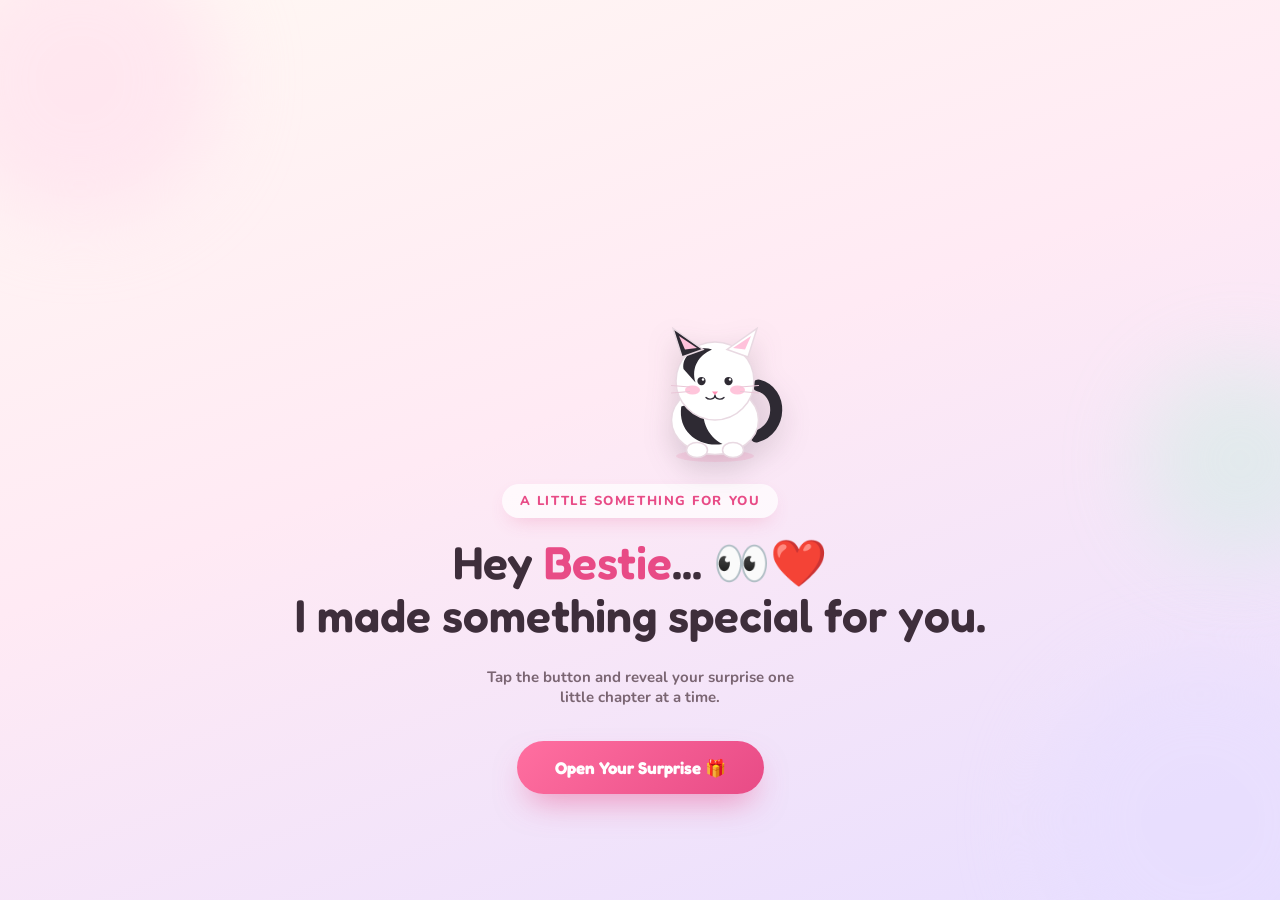
<file: birthday-wish/index.html>
<!DOCTYPE html>
<html lang="en">
<head>
<meta charset="UTF-8" />
<meta name="viewport" content="width=device-width, initial-scale=1.0, maximum-scale=1, user-scalable=no, viewport-fit=cover" />
<meta name="apple-mobile-web-app-capable" content="yes" />
<meta name="theme-color" content="#FFE3EF" />
<title>A Little Surprise For You 🎁</title>
<link rel="preconnect" href="https://fonts.googleapis.com">
<link rel="preconnect" href="https://fonts.gstatic.com" crossorigin>
<link href="https://fonts.googleapis.com/css2?family=Fredoka:wght@400;500;600;700&family=Nunito:ital,wght@0,400;0,600;0,700;0,800;1,600&display=swap" rel="stylesheet">
<link rel="stylesheet" href="./css/style.css">
</head>
<body>

<div id="app">
  <div class="blob blob-1"></div>
  <div class="blob blob-2"></div>
  <div class="blob blob-3"></div>
  <div id="ambient"></div>

  <button id="music-btn" aria-label="Toggle music">
    <span class="note">🔇</span>
  </button>

  <div id="stage">

    <!-- WELCOME SCREEN -->
    <section class="screen active" id="screen-welcome">
      <div class="cat-stage" id="welcome-cat-stage">
        <!-- cats injected by JS -->
      </div>
      <div class="welcome-badge">A little something for you</div>
      <h1 class="welcome-title">Hey <span id="welcome-name">Bestie</span>... 👀❤️<br/>I made something special for you.</h1>
      <p class="welcome-sub">Tap the button and reveal your surprise one little chapter at a time.</p>
      <button class="start-btn" id="start-btn">Open Your Surprise 🎁</button>
    </section>

    <!-- MESSAGE SCREENS injected by JS -->
    <div id="message-screens"></div>

  </div>
</div>

<canvas id="confetti"></canvas>

<script src="./js/script.js"></script>
</body>
</html>
</file>
<file: birthday-wish/css/style.css>
:root{
  --cream:#FFF8F3;
  --blush:#FFD9EC;
  --blush-soft:#FFEAF4;
  --rose:#FF6FA0;
  --rose-deep:#E84B86;
  --lavender:#E7DEFF;
  --ink:#3E2E3B;
  --ink-soft:#7A6572;
  --gold:#FFC857;
  --mint:#BFF3D8;
  --white:#FFFFFF;
  --shadow: 0 20px 50px -12px rgba(232, 75, 134, 0.28);
}

*{ box-sizing:border-box; -webkit-tap-highlight-color: transparent; }
html,body{
  margin:0; padding:0; height:100%; overflow:hidden;
  background: linear-gradient(160deg, var(--cream) 0%, var(--blush-soft) 45%, var(--lavender) 100%);
  font-family:'Nunito', sans-serif;
  color:var(--ink);
  -webkit-font-smoothing:antialiased;
  overscroll-behavior:none;
  touch-action: manipulation;
}
#app{ position:relative; width:100%; height:100dvh; height:100vh; overflow:hidden; }

h1,h2,h3, .display{ font-family:'Fredoka', sans-serif; font-weight:600; }

button{ font-family:inherit; border:none; background:none; cursor:pointer; }

/* ---------- Ambient floating background ---------- */
#ambient{ position:absolute; inset:0; pointer-events:none; overflow:hidden; z-index:1; }
.floaty{
  position:absolute; bottom:-10%; font-size:22px; opacity:0.55;
  animation: floatUp linear infinite;
  filter: drop-shadow(0 2px 6px rgba(232,75,134,0.15));
}
@keyframes floatUp{
  0%{ transform: translateY(0) translateX(0) rotate(0deg); opacity:0; }
  8%{ opacity:0.6; }
  50%{ transform: translateY(-55vh) translateX(15px) rotate(15deg); }
  92%{ opacity:0.5; }
  100%{ transform: translateY(-110vh) translateX(-10px) rotate(-10deg); opacity:0; }
}

.blob{ position:absolute; border-radius:50%; filter:blur(40px); opacity:0.5; z-index:0; }
.blob-1{ width:280px; height:280px; background:var(--blush); top:-60px; left:-60px; }
.blob-2{ width:320px; height:320px; background:var(--lavender); bottom:-80px; right:-80px; }
.blob-3{ width:200px; height:200px; background:var(--mint); top:40%; right:-60px; opacity:0.35;}

/* ---------- Screen stage ---------- */
#stage{ position:relative; z-index:2; width:100%; height:100%; }

.screen{
  position:absolute; inset:0;
  display:flex; flex-direction:column; align-items:center; justify-content:flex-end;
  padding: 6vh 20px 4vh;
  opacity:0; pointer-events:none;
  transform: scale(0.85) rotateY(-8deg);
  transition: opacity 0.55s cubic-bezier(.34,1.56,.64,1), transform 0.6s cubic-bezier(.34,1.56,.64,1);
  transform-style: preserve-3d;
}
.screen.active{
  opacity:1; pointer-events:auto; transform: scale(1) rotateY(0deg);
  z-index:5;
}
.screen.leaving{
  opacity:0; transform: scale(0.9) rotateY(10deg) translateY(-10px);
  transition: opacity 0.4s ease, transform 0.45s ease;
  z-index:4;
}

/* ---------- Cat stage ---------- */
.cat-stage{
  position:relative; width:100%; max-width:420px; height:34vh; min-height:190px;
  display:flex; align-items:flex-end; justify-content:center; margin-bottom:2vh;
}
.cat-wrap{
  position:absolute; bottom:0; width:150px; transition: left 0.6s cubic-bezier(.34,1.2,.64,1), right 0.6s cubic-bezier(.34,1.2,.64,1), transform 0.5s ease;
}
.cat-wrap svg{ width:100%; height:auto; display:block; filter: drop-shadow(0 12px 14px rgba(62,46,59,0.18)); }
.cat-extra{
  position:absolute;
  top:12px;
  left:50%;
  transform:translateX(-50%);
  font-size:18px;
  display:flex;
  align-items:center;
  justify-content:center;
  gap:4px;
  pointer-events:none;
  text-shadow: 0 2px 8px rgba(255,255,255,0.8);
}
.cat-extra.superhero{ font-size:24px; }
.cat-extra.glasses{ font-size:22px; }
.cat-extra.merida{ font-size:20px; color:#E84B86; }
.cat-extra.music{ font-size:22px; }
.cat-extra.books{ font-size:18px; }
.cat-extra.flowers{ font-size:18px; }
.cat-extra.code{ font-size:18px; }
 
.pos-center{ left:50%; transform:translateX(-50%); }
.pos-left{ left:18%; }
.pos-right{ right:18%; }
.pos-hide{ opacity:0; transform: translateY(30px) scale(0.7); pointer-events:none; }

.anim-peek{ animation: catPeek 0.7s cubic-bezier(.34,1.56,.64,1) both; }
.anim-idle{ animation: catIdle 3.2s ease-in-out infinite; }
.anim-bounce{ animation: catBounce 1.1s ease-in-out infinite; }
.anim-wiggle{ animation: catWiggle 1.6s ease-in-out infinite; }
.anim-dance{ animation: catDance 0.9s ease-in-out infinite; }
.anim-walk{ animation: catWalk 1.8s ease-in-out infinite; }
.anim-present{ animation: catBounce 1.4s ease-in-out infinite; }

@keyframes catPeek{
  0%{ transform: translateY(50px) scale(0.75) rotate(-4deg); opacity:0; }
  65%{ transform: translateY(-8px) scale(1.04) rotate(2deg); opacity:1; }
  100%{ transform: translateY(0) scale(1) rotate(0deg); }
}
@keyframes catIdle{ 0%,100%{ transform: translateY(0) rotate(-1deg);} 50%{ transform: translateY(-6px) rotate(1deg);} }
@keyframes catBounce{ 0%,100%{ transform: translateY(0) rotate(-2deg);} 50%{ transform: translateY(-16px) rotate(3deg);} }
@keyframes catWiggle{ 0%,100%{ transform: rotate(-4deg);} 50%{ transform: rotate(4deg);} }
@keyframes catDance{ 0%,100%{ transform: rotate(-7deg) translateX(-6px);} 50%{ transform: rotate(7deg) translateX(6px);} }
@keyframes catWalk{ 0%,100%{ transform: translateX(-8px) rotate(-2deg);} 50%{ transform: translateX(8px) rotate(2deg);} }

.held-heart{
  position:absolute; left:-6px; top:18%; font-size:26px;
  animation: heldPulse 1.1s ease-in-out infinite; transform-origin:center;
  filter: drop-shadow(0 4px 6px rgba(232,75,134,0.3));
}
@keyframes heldPulse{ 0%,100%{ transform: scale(1) rotate(-8deg);} 50%{ transform: scale(1.18) rotate(4deg);} }

.cake-wrap{
  position:absolute; bottom:2px; left:50%; transform:translateX(-50%) scale(0.001);
  width:150px; transition:none; opacity:0;
}
.cake-wrap.show{
  animation: cakePop 0.9s cubic-bezier(.34,1.56,.64,1) forwards;
}
@keyframes cakePop{
  0%{ opacity:0; transform:translateX(-50%) scale(0.2) translateY(30px) rotate(-8deg); }
  60%{ opacity:1; transform:translateX(-50%) scale(1.08) translateY(-6px) rotate(3deg); }
  100%{ opacity:1; transform:translateX(-50%) scale(1) translateY(0) rotate(0deg); }
}
.cake-wrap svg{ width:100%; height:auto; filter: drop-shadow(0 14px 16px rgba(232,75,134,0.28)); }
.flame{ transform-origin: center bottom; animation: flicker 0.55s ease-in-out infinite alternate; }
.flame:nth-child(2){ animation-delay:0.12s; }
.flame:nth-child(3){ animation-delay:0.22s; }
@keyframes flicker{
  0%{ transform: scaleY(1) scaleX(1) rotate(-2deg); opacity:1; }
  100%{ transform: scaleY(1.15) scaleX(0.9) rotate(2deg); opacity:0.85; }
}

/* ---------- Message card ---------- */
.card{
  position:relative; width:100%; max-width:440px;
  background: rgba(255,255,255,0.72);
  backdrop-filter: blur(18px);
  -webkit-backdrop-filter: blur(18px);
  border: 1px solid rgba(255,255,255,0.9);
  border-radius: 28px;
  padding: 30px 26px 26px;
  box-shadow: var(--shadow);
  text-align:center;
  cursor:pointer;
  user-select:none;
}
.card::before{
  content:''; position:absolute; inset:0; border-radius:28px; padding:1.5px;
  background: linear-gradient(135deg, rgba(255,255,255,0.9), rgba(255,111,160,0.35));
  -webkit-mask: linear-gradient(#fff 0 0) content-box, linear-gradient(#fff 0 0);
  mask: linear-gradient(#fff 0 0) content-box, linear-gradient(#fff 0 0);
  -webkit-mask-composite: xor; mask-composite: exclude;
  pointer-events:none;
}
.eyebrow{
  font-size:12px; letter-spacing:0.14em; text-transform:uppercase; font-weight:800;
  color:var(--rose-deep); margin-bottom:10px; display:flex; align-items:center; justify-content:center; gap:8px;
}
.msg-text{
  font-size: clamp(19px, 5vw, 25px); line-height:1.5; font-weight:700; color:var(--ink);
  white-space:pre-line;
}
.msg-text.big{ font-family:'Fredoka', sans-serif; font-size: clamp(26px, 7.5vw, 40px); line-height:1.25; }

.tap-hint{
  margin-top:16px; font-size:13px; color:var(--ink-soft); font-weight:700;
  opacity:0; animation: hintFade 1.6s ease-in-out 0.9s infinite;
}
.card-action-btn{
  margin-top:20px;
  background: linear-gradient(135deg, rgba(255,111,160,0.95), rgba(255,200,230,0.95));
  border-radius:999px;
  color:#fff;
  font-size:14px;
  padding:12px 22px;
  font-weight:800;
  box-shadow: 0 12px 26px -14px rgba(232,75,134,0.35);
}
.card-action-btn:active{ transform:scale(0.97); }
@keyframes hintFade{ 0%,100%{ opacity:0.35;} 50%{ opacity:0.9;} }
 
/* ---------- Progress dots ---------- */
.progress{ display:flex; gap:8px; margin-top:22px; }
.dot{ width:8px; height:8px; border-radius:50%; background: rgba(232,75,134,0.22); transition: all 0.35s ease; }
.dot.done{ background: var(--rose); width:8px; }
.dot.current{ background: var(--rose-deep); width:22px; border-radius:6px; }
.counter{
  margin-top:10px; font-size:12px; font-weight:800; color:var(--ink-soft); letter-spacing:0.05em;
}

/* ---------- Welcome screen ---------- */
#screen-welcome{ justify-content:center; gap:0; }
.welcome-badge{
  font-size:13px; font-weight:800; letter-spacing:0.12em; text-transform:uppercase;
  color:var(--rose-deep); background:rgba(255,255,255,0.7); padding:8px 18px; border-radius:999px;
  margin-bottom:18px; box-shadow: 0 8px 20px -8px rgba(232,75,134,0.3);
}
.welcome-title{
  font-size: clamp(30px, 9vw, 46px); text-align:center; line-height:1.15; margin:0 0 10px;
  color:var(--ink);
}
.welcome-title span{ color:var(--rose-deep); }
.welcome-sub{ text-align:center; color:var(--ink-soft); font-weight:700; font-size:15px; margin-bottom:8px; max-width:320px;}

.start-btn{
  margin-top:26px; position:relative;
  background: linear-gradient(135deg, var(--rose), var(--rose-deep));
  color:#fff; font-weight:800; font-size:17px; font-family:'Fredoka',sans-serif;
  padding:16px 38px; border-radius:999px;
  box-shadow: 0 16px 32px -10px rgba(232,75,134,0.55);
  animation: startPulse 1.8s ease-in-out infinite;
}
@keyframes startPulse{ 0%,100%{ transform:scale(1);} 50%{ transform:scale(1.045);} }
.start-btn:active{ transform:scale(0.96); }

/* ---------- Final screen ---------- */
#screen-final .msg-text{ color:var(--ink); }
.final-heading{
  font-family:'Fredoka',sans-serif; font-size:clamp(28px,8vw,44px); text-align:center;
  background: linear-gradient(135deg, var(--rose-deep), var(--rose), var(--gold));
  -webkit-background-clip:text; background-clip:text; color:transparent;
  margin: 4px 0 12px; line-height:1.15;
}
.replay-btn{
  margin-top:18px; background: rgba(255,255,255,0.85); color:var(--rose-deep);
  font-weight:800; font-family:'Fredoka',sans-serif; font-size:15px;
  padding:12px 26px; border-radius:999px; box-shadow: 0 10px 24px -10px rgba(232,75,134,0.4);
  border: 1.5px solid rgba(232,75,134,0.25);
}
.replay-btn:active{ transform:scale(0.96); }

/* ---------- Music control ---------- */
#music-btn{
  position:fixed; top:max(16px, env(safe-area-inset-top)); right:16px; z-index:50;
  width:48px; height:48px; border-radius:50%;
  background: rgba(255,255,255,0.8); backdrop-filter: blur(10px);
  display:flex; align-items:center; justify-content:center; font-size:20px;
  box-shadow: 0 10px 22px -8px rgba(62,46,59,0.25);
  opacity:0; pointer-events:none; transition: opacity 0.4s ease, transform 0.2s ease;
}
#music-btn.show{ opacity:1; pointer-events:auto; }
#music-btn:active{ transform:scale(0.9); }
#music-btn.playing .note{ animation: noteBob 0.7s ease-in-out infinite; }
@keyframes noteBob{ 0%,100%{ transform:translateY(0);} 50%{ transform:translateY(-3px);} }

/* ---------- Confetti canvas ---------- */
#confetti{ position:fixed; inset:0; z-index:40; pointer-events:none; }

/* ---------- Responsive tweaks ---------- */
@media (max-width:380px){
  .cat-stage{ height:30vh; min-height:150px; }
  .cat-wrap{ width:120px; }
  .cake-wrap{ width:120px; }
  .card{ padding:24px 20px 22px; border-radius:24px; }
}
@media (min-height:800px){
  .cat-stage{ height:38vh; }
}
@media (prefers-reduced-motion: reduce){
  *{ animation-duration:0.01ms !important; animation-iteration-count:1 !important; transition-duration:0.01ms !important; }
}
</file>
